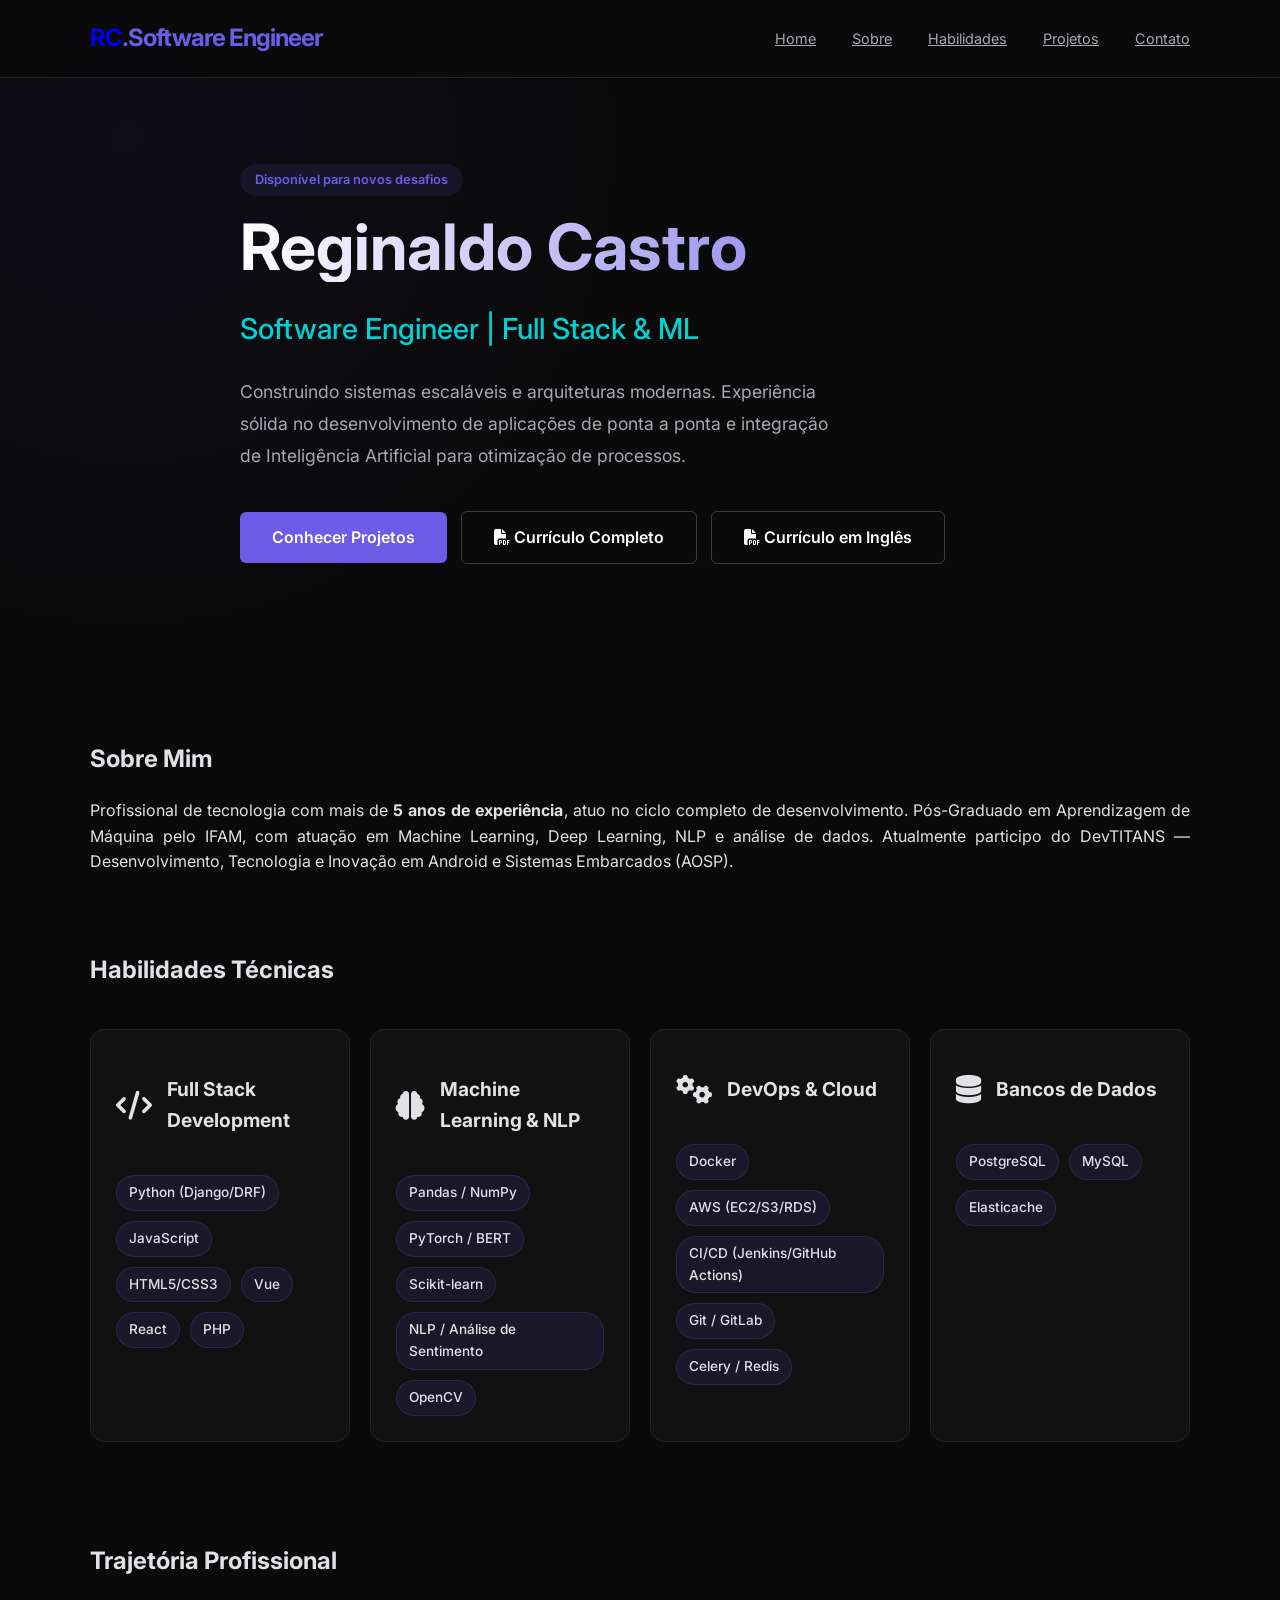
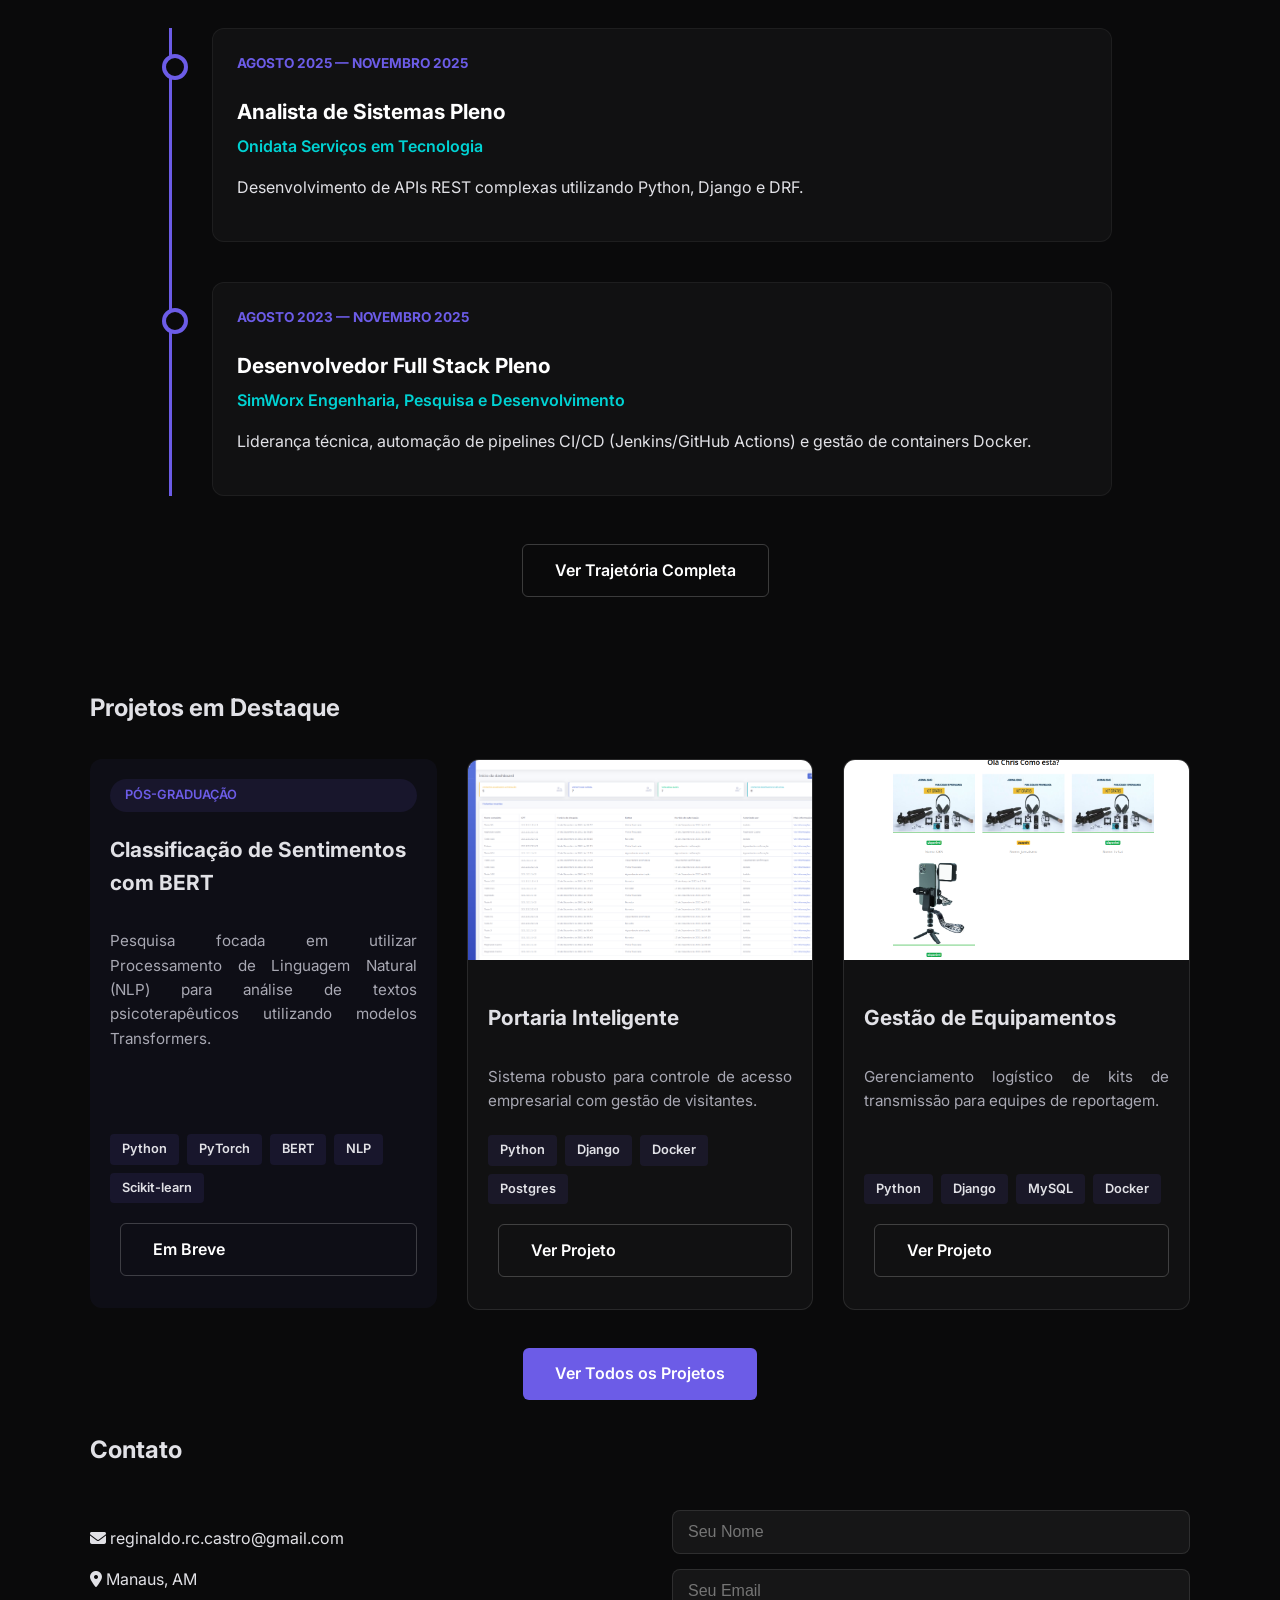
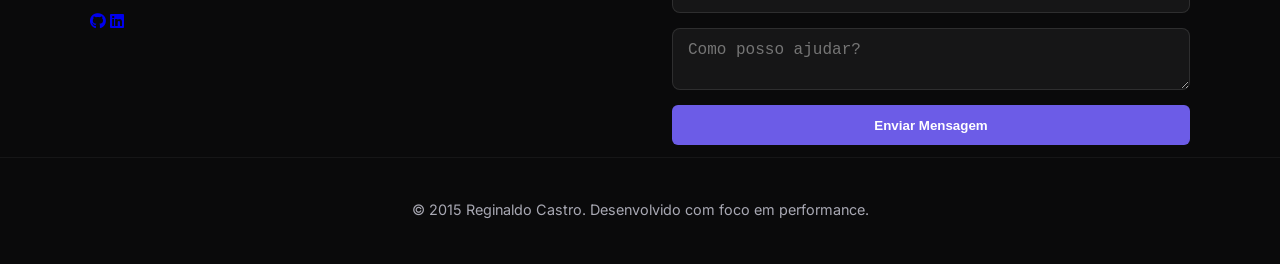
<file: index.html>
<!DOCTYPE html>
<html lang="pt-br">
<head>
    <meta charset="UTF-8">
    <meta name="viewport" content="width=device-width, initial-scale=1.0">
    <title>Reginaldo Castro | Desenvolvedor Full Stack Pleno & ML</title>
    
    <meta name="description" content="Portfólio de Reginaldo Castro. Desenvolvedor Full Stack Pleno com 5+ anos de experiência em Python, Django e Machine Learning.">
    <meta property="og:title" content="Reginaldo Castro | Portfólio Profissional">
    <meta property="og:description" content="Especialista em Python, APIs REST e Inteligência Artificial.">
    <meta property="og:type" content="website">

    <link rel="stylesheet" href="style.css">
    <link rel="stylesheet" href="https://cdnjs.cloudflare.com/ajax/libs/font-awesome/6.4.0/css/all.min.css">
    <link href="https://fonts.googleapis.com/css2?family=Inter:wght@300;400;600;700&display=swap" rel="stylesheet">
</head>
<body>
    <header>
        <nav class="container">
            <a href="index.html" style="text-decoration: none;">
                <div class="logo">RC<span>.Software Engineer</span></div>
            </a>
            <div class="nav-links">
                <a href="#home">Home</a>
                <a href="#sobre">Sobre</a>
                <a href="#habilidades">Habilidades</a>
                <a href="#projetos">Projetos</a>
                <a href="#contato">Contato</a>
            </div>

            <div class="menu-toggle" id="mobile-menu">
                <i class="fas fa-bars"></i>
            </div>
        </nav>
    </header>

    <section id="home" class="hero">
        <div class="container">
            <span class="badge">Disponível para novos desafios</span>
            <h1>Reginaldo Castro</h1>
            <h2>Software Engineer | Full Stack & ML</h2>
            <p>
                Construindo sistemas escaláveis e arquiteturas modernas. 
                Experiência sólida no desenvolvimento de aplicações de ponta a ponta e integração de Inteligência Artificial para otimização de processos.
            </p>
            <div class="cta-buttons">
                <a href="#projetos" class="btn primary">Conhecer Projetos</a>
                <a href="docs/Currículo.pdf" class="btn secondary" download>
                    <i class="fas fa-file-pdf"></i> Currículo Completo
                </a>
                <a href="docs/Curriculo-ingles.pdf" class="btn secondary" download>
                    <i class="fas fa-file-pdf"></i> Currículo em Inglês
                </a>
            </div>
        </div>
    </section>

    <section id="sobre" class="about">
        <div class="container">
            <h2 class="section-title">Sobre Mim</h2>
            <div class="about-content">
                <div class="about-text">
                    <p>Profissional de tecnologia com mais de <strong>5 anos de experiência</strong>, atuo no ciclo completo de desenvolvimento.
                    Pós-Graduado em <strong></strong>Aprendizagem de Máquina pelo IFAM</strong>, com atuação em Machine Learning, Deep Learning, NLP e análise de dados. Atualmente participo do DevTITANS — Desenvolvimento, Tecnologia e Inovação em Android e Sistemas Embarcados (AOSP).
                </div>

            </div>
        </div>
    </section>

    <section id="habilidades" class="skills">
        <div class="container">
            <h2 class="section-title">Habilidades Técnicas</h2>
            <div class="skills-grid">
                <div class="skill-category">
                    <div class="category-header">
                        <i class="fas fa-code"></i>
                        <h3>Full Stack Development</h3>
                    </div>
                    <div class="skills-list">
                        <span class="skill-tag">Python (Django/DRF)</span>
                        <span class="skill-tag">JavaScript</span>
                        <span class="skill-tag">HTML5/CSS3</span>
                        <span class="skill-tag">Vue</span>
                        <span class="skill-tag">React</span>
                        <span class="skill-tag">PHP</span>
                    </div>
                </div>

                <div class="skill-category">
                    <div class="category-header">
                        <i class="fas fa-brain"></i>
                        <h3>Machine Learning & NLP</h3>
                    </div>
                    <div class="skills-list">
                        <span class="skill-tag">Pandas / NumPy</span>
                        <span class="skill-tag">PyTorch / BERT</span>
                        <span class="skill-tag">Scikit-learn</span>
                        <span class="skill-tag">NLP / Análise de Sentimento</span>
                        <span class="skill-tag">OpenCV</span>
                    </div>
                </div>

                <div class="skill-category">
                    <div class="category-header">
                        <i class="fas fa-cogs"></i>
                        <h3>DevOps & Cloud</h3>
                    </div>
                    <div class="skills-list">
                        <span class="skill-tag">Docker</span>
                        <span class="skill-tag">AWS (EC2/S3/RDS)</span>
                        <span class="skill-tag">CI/CD (Jenkins/GitHub Actions)</span>
                        <span class="skill-tag">Git / GitLab</span>
                        <span class="skill-tag">Celery / Redis</span>
                    </div>
                </div>

                <div class="skill-category">
                    <div class="category-header">
                        <i class="fas fa-database"></i>
                        <h3>Bancos de Dados</h3>
                    </div>
                    <div class="skills-list">
                        <span class="skill-tag">PostgreSQL</span>
                        <span class="skill-tag">MySQL</span>
                        <span class="skill-tag">Elasticache</span>
                    </div>
                </div>
            </div>
        </div>
    </section>

    <section id="experiencia" class="experience">
        <div class="container">
            <h2 class="section-title">Trajetória Profissional</h2>
            <div class="timeline">
                <div class="timeline-item">
                    <div class="time">Agosto 2025 — Novembro 2025</div>
                    <div class="content">
                        <h3>Analista de Sistemas Pleno</h3>
                        <span class="company">Onidata Serviços em Tecnologia</span>
                        <p>Desenvolvimento de APIs REST complexas utilizando Python, Django e DRF.</p>
                    </div>
                </div>
                <div class="timeline-item">
                    <div class="time">Agosto 2023 — Novembro 2025</div>
                    <div class="content">
                        <h3>Desenvolvedor Full Stack Pleno</h3>
                        <span class="company">SimWorx Engenharia, Pesquisa e Desenvolvimento</span>
                        <p>Liderança técnica, automação de pipelines CI/CD (Jenkins/GitHub Actions) e gestão de containers Docker.</p>
                    </div>
                </div>
            </div>
            
            <div style="text-align: center; margin-top: 40px;">
                <a href="experiencias.html" class="btn secondary">Ver Trajetória Completa</a>
            </div>
        </div>
    </section>

    <section id="projetos" class="projects">
        <div class="container">
            <h2 class="section-title">Projetos em Destaque</h2>
            <div class="projects-grid">
                
                <div class="project-card highlight">
                    <div class="project-info">
                        <span class="badge">PÓS-GRADUAÇÃO</span>
                        <h3>Classificação de Sentimentos com BERT</h3>
                        <p>Pesquisa focada em utilizar Processamento de Linguagem Natural (NLP) para análise de textos psicoterapêuticos utilizando modelos Transformers.</p>
                        <div class="project-tags">
                            <span>Python</span><span>PyTorch</span><span>BERT</span><span>NLP</span><span>Scikit-learn</span>
                        </div>
                        <a href="#projetos" class="btn secondary small">Em Breve</a>
                    </div>
                </div>

                <div class="project-card">
                    <div class="project-image">
                        <img src="img/ctrlvisitante.png" alt="Sistema de Portaria">
                    </div>
                    <div class="project-info">
                        <h3>Portaria Inteligente</h3>
                        <p>Sistema robusto para controle de acesso empresarial com gestão de visitantes.</p>
                        <div class="project-tags">
                            <span>Python</span><span>Django</span><span>Docker</span><span>Postgres</span>
                        </div>
                        <a href="https://github.com/reginaldo-castro/registrovisitante" target="_blank" class="btn secondary small">Ver Projeto</a>
                    </div>
                </div>

                <div class="project-card">
                    <div class="project-image">
                        <img src="img/kits.png" alt="Gestão de Kits">
                    </div>
                    <div class="project-info">
                        <h3>Gestão de Equipamentos</h3>
                        <p>Gerenciamento logístico de kits de transmissão para equipes de reportagem.</p>
                        <div class="project-tags">
                            <span>Python</span><span>Django</span><span>MySQL</span><span>Docker</span>
                        </div>
                        <a href="https://github.com/reginaldo-castro/kit" target="_blank" class="btn secondary small">Ver Projeto</a>
                    </div>
                </div>

            </div>
            <div style="text-align: center; margin-top: 40px;">
                <a href="projetos.html" class="btn primary">Ver Todos os Projetos</a>
            </div>
        </div>
    </section>

   <section id="contato" class="contact">
        <div class="container">
            <h2 class="section-title">Contato</h2>
            <div class="contact-wrapper">
                <div class="contact-info">
                    <p><i class="fas fa-envelope"></i> reginaldo.rc.castro@gmail.com</p>
                    <p><i class="fas fa-map-marker-alt"></i> Manaus, AM</p>
                    <div class="social">
                        <a href="https://github.com/reginaldo-castro" target="_blank" rel="noopener noreferrer"><i class="fab fa-github"></i></a>
                        <a href="https://www.linkedin.com/in/reginaldo-rc-castro/" target="_blank" rel="noopener noreferrer"><i class="fab fa-linkedin"></i></a>
                    </div>
                </div>
                <form action="https://formspree.io/f/xykdyppr" method="POST" class="contact-form" id="contact-form">
                    <input type="text" name="name" id="name" placeholder="Seu Nome" required>
                    <input type="email" name="email" id="id" placeholder="Seu Email" required>
                    <textarea name="message" id="message" placeholder="Como posso ajudar?" required></textarea>
                    <button type="submit" class="btn primary">Enviar Mensagem</button>
                </form>
            </div>
        </div>
    </section>

    <footer>
        <p>© 2015 Reginaldo Castro. Desenvolvido com foco em performance.</p>
    </footer>

    <script src="script.js"></script>
</body>
</html>
</file>
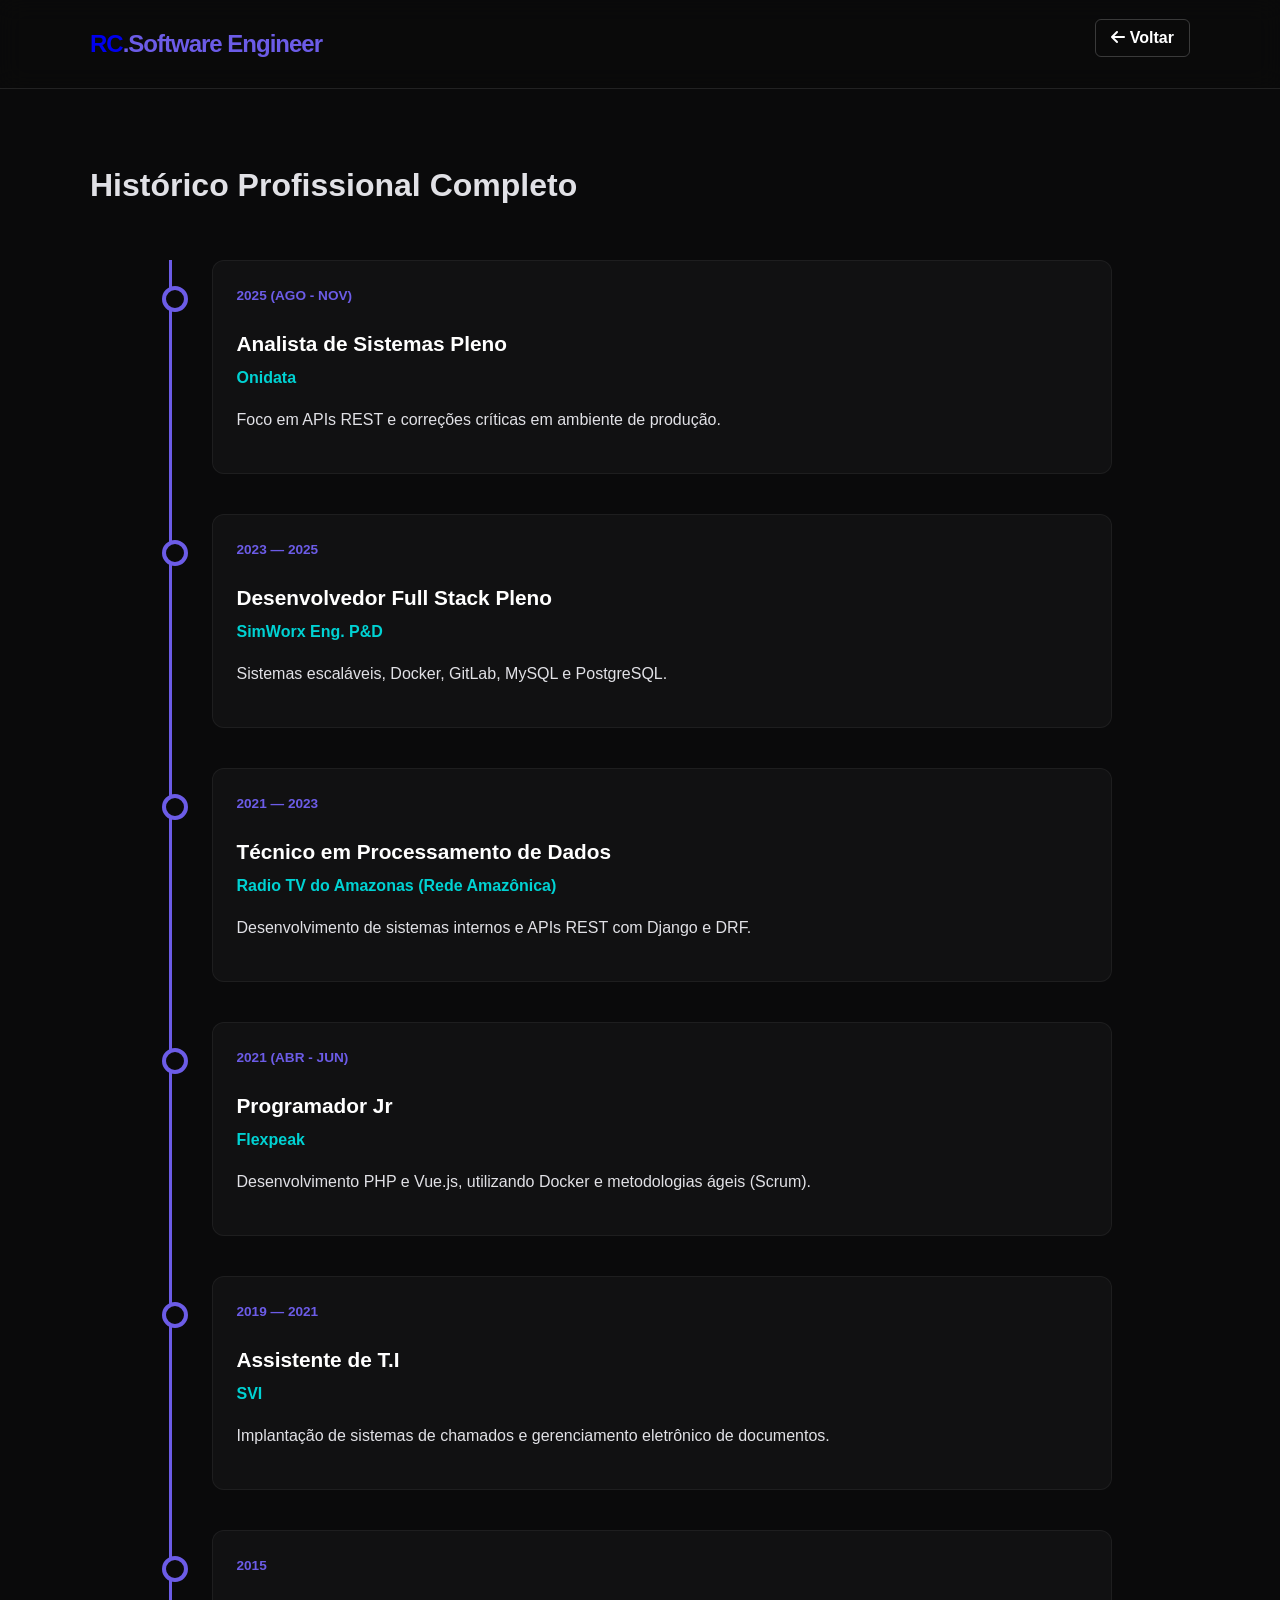
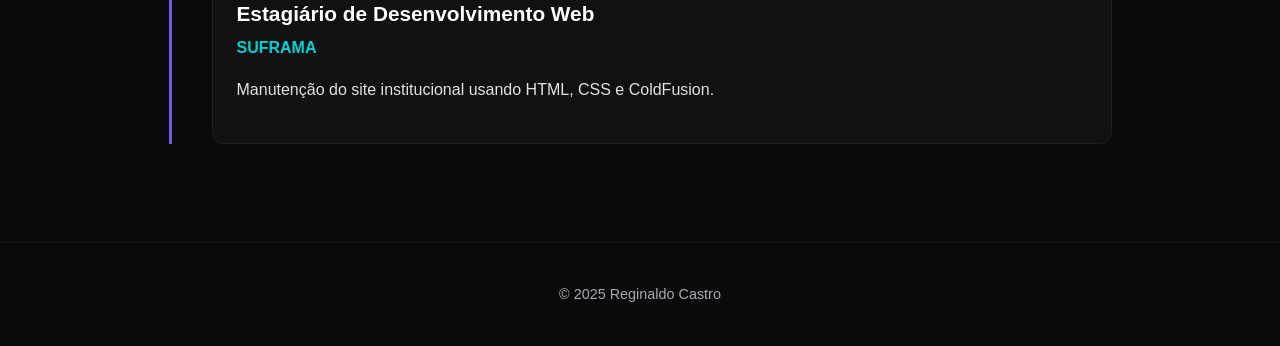
<file: experiencias.html>
<!DOCTYPE html>
<html lang="pt-br">
<head>
    <meta charset="UTF-8">
    <meta name="viewport" content="width=device-width, initial-scale=1.0">
    <title>Experiência Completa | Reginaldo Castro</title>
    <link rel="stylesheet" href="style.css">
    <link rel="stylesheet" href="https://cdnjs.cloudflare.com/ajax/libs/font-awesome/6.4.0/css/all.min.css">
</head>
<body class="bg-dark">
    <header style="position: relative;">
        <nav class="container">
            <a href="index.html" style="text-decoration: none;">
                <div class="logo">RC<span>.Software Engineer</span></div>
            </a>
            <a href="index.html" class="btn secondary" id="btn-voltar" style="padding: 5px 15px;"> <i class="fas fa-arrow-left"></i> Voltar</a>
        </nav>
    </header>

    <main class="container" style="padding: 50px 0;">
        <h1 class="section-title">Histórico Profissional Completo</h1>
        
        <div class="timeline">
            <div class="timeline-item">
                <div class="time">2025 (Ago - Nov)</div>
                <div class="content">
                    <h3>Analista de Sistemas Pleno</h3>
                    <span class="company">Onidata</span>
                    <p>Foco em APIs REST e correções críticas em ambiente de produção.</p>
                </div>
            </div>

            <div class="timeline-item">
                <div class="time">2023 — 2025</div>
                <div class="content">
                    <h3>Desenvolvedor Full Stack Pleno</h3>
                    <span class="company">SimWorx Eng. P&D</span>
                    <p>Sistemas escaláveis, Docker, GitLab, MySQL e PostgreSQL.</p>
                </div>
            </div>

            <div class="timeline-item">
                <div class="time">2021 — 2023</div>
                <div class="content">
                    <h3>Técnico em Processamento de Dados</h3>
                    <span class="company">Radio TV do Amazonas (Rede Amazônica)</span>
                    <p>Desenvolvimento de sistemas internos e APIs REST com Django e DRF.</p>
                </div>
            </div>

            <div class="timeline-item">
                <div class="time">2021 (Abr - Jun)</div>
                <div class="content">
                    <h3>Programador Jr</h3>
                    <span class="company">Flexpeak</span>
                    <p>Desenvolvimento PHP e Vue.js, utilizando Docker e metodologias ágeis (Scrum).</p>
                </div>
            </div>

            <div class="timeline-item">
                <div class="time">2019 — 2021</div>
                <div class="content">
                    <h3>Assistente de T.I</h3>
                    <span class="company">SVI</span>
                    <p>Implantação de sistemas de chamados e gerenciamento eletrônico de documentos.</p>
                </div>
            </div>

            <div class="timeline-item">
                <div class="time">2015</div>
                <div class="content">
                    <h3>Estagiário de Desenvolvimento Web</h3>
                    <span class="company">SUFRAMA</span>
                    <p>Manutenção do site institucional usando HTML, CSS e ColdFusion.</p>
                </div>
            </div>
        </div>
    </main>

    <footer style="text-align: center; padding: 40px;">
        <p>© 2025 Reginaldo Castro</p>
    </footer>
</body>
</html>
</file>
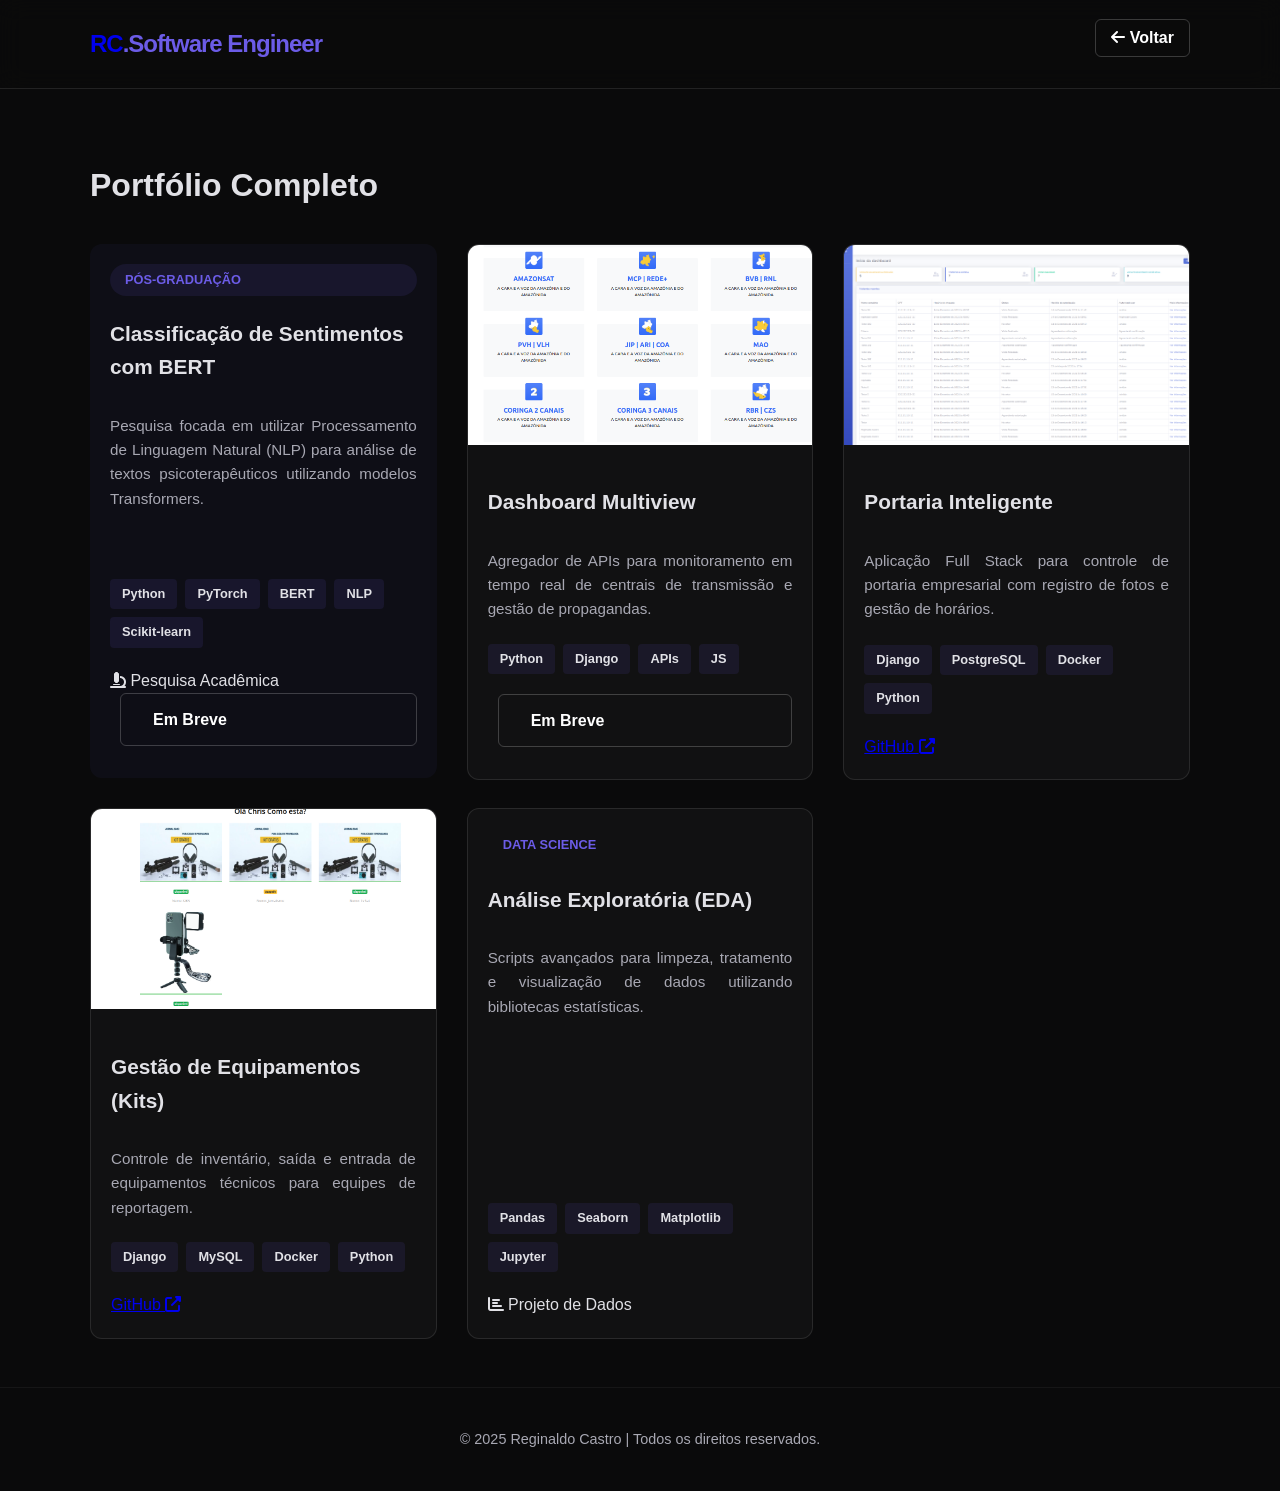
<file: projetos.html>
<!DOCTYPE html>
<html lang="pt-br">
<head>
    <meta charset="UTF-8">
    <meta name="viewport" content="width=device-width, initial-scale=1.0">
    <title>Todos os Projetos | Reginaldo Castro</title>
    <link rel="stylesheet" href="style.css">
    <link rel="stylesheet" href="https://cdnjs.cloudflare.com/ajax/libs/font-awesome/6.4.0/css/all.min.css">
</head>
<body class="bg-dark">
    <header style="position: relative;">
        <nav class="container">
            <a href="index.html" style="text-decoration: none;">
                <div class="logo">RC<span>.Software Engineer</span></div>
            </a>
            <a href="index.html" class="btn secondary" id="btn-voltar" style="padding: 5px 15px;"> <i class="fas fa-arrow-left"></i> Voltar</a>
        </nav>
    </header>

    <main class="container" style="padding: 50px 0;">
        <h1 class="section-title">Portfólio Completo</h1>
        
        <div class="projects-grid">
            
            <div class="project-card highlight">
                <div class="project-info">
                    <span class="badge">PÓS-GRADUAÇÃO</span>
                    <h3>Classificação de Sentimentos com BERT</h3>
                    <p>Pesquisa focada em utilizar Processamento de Linguagem Natural (NLP) para análise de textos psicoterapêuticos utilizando modelos Transformers.</p>
                    <div class="project-tags">
                        <span>Python</span><span>PyTorch</span><span>BERT</span><span>NLP</span><span>Scikit-learn</span>
                    </div>
                    <span class="link"><i class="fas fa-microscope"></i> Pesquisa Acadêmica</span>
                    <span class="btn secondary small disabled">Em Breve</span>
                </div>
            </div>

            <div class="project-card">
                <div class="project-image">
                    <img src="img/multiview.png" alt="Dashboard Multiview">
                </div>
                <div class="project-info">
                    <h3>Dashboard Multiview</h3>
                    <p>Agregador de APIs para monitoramento em tempo real de centrais de transmissão e gestão de propagandas.</p>
                    <div class="project-tags">
                        <span>Python</span><span>Django</span><span>APIs</span><span>JS</span>
                    </div>
                    <span class="btn secondary small disabled">Em Breve</span>
                </div>
            </div>

            <div class="project-card">
                <div class="project-image">
                        <img src="img/ctrlvisitante.png" alt="Sistema de Portaria">
                    </div>
                <div class="project-info">
                    <h3>Portaria Inteligente</h3>
                    <p>Aplicação Full Stack para controle de portaria empresarial com registro de fotos e gestão de horários.</p>
                    <div class="project-tags">
                        <span>Django</span><span>PostgreSQL</span><span>Docker</span><span>Python</span>
                    </div>
                    <a href="https://github.com/reginaldo-castro/registrovisitante" target="_blank" class="link">GitHub <i class="fas fa-external-link-alt"></i></a>
                </div>
            </div>

            <div class="project-card">
                <div class="project-image">
                        <img src="img/kits.png" alt="Gestão de Kits">
                </div>
                <div class="project-info">
                    <h3>Gestão de Equipamentos (Kits)</h3>
                    <p>Controle de inventário, saída e entrada de equipamentos técnicos para equipes de reportagem.</p>
                    <div class="project-tags">
                        <span>Django</span><span>MySQL</span><span>Docker</span><span>Python</span>
                    </div>
                    <a href="https://github.com/reginaldo-castro/kit" target="_blank" class="link">GitHub <i class="fas fa-external-link-alt"></i></a>
                </div>
            </div>

            <div class="project-card">
                <div class="project-info">
                    <span class="badge" style="background: var(--secondary-color);">DATA SCIENCE</span>
                    <h3>Análise Exploratória (EDA)</h3>
                    <p>Scripts avançados para limpeza, tratamento e visualização de dados utilizando bibliotecas estatísticas.</p>
                    <div class="project-tags">
                        <span>Pandas</span><span>Seaborn</span><span>Matplotlib</span><span>Jupyter</span>
                    </div>
                    <span class="link"><i class="fas fa-chart-bar"></i> Projeto de Dados</span>
                </div>
            </div>

        </div>
    </main>

    <footer style="text-align: center; padding: 40px;">
        <p>© 2025 Reginaldo Castro | Todos os direitos reservados.</p>
    </footer>
</body>
</html>
</file>
<file: style.css>
:root {
    --primary: #6c5ce7;
    --dark: #0a0a0b;
    --gray: #16161a;
    --text: #e1e1e6;
    --text-muted: #a8a8b3;
    --white: #ffffff;
}

body {
    background-color: var(--dark);
    color: var(--text);
    font-family: 'Inter', sans-serif;
    margin: 0;
    line-height: 1.6;
}

.container { width: 90%; max-width: 1100px; margin: 0 auto; }

/* Header*/
header {
    position: fixed;
    width: 100%;
    top: 0;
    z-index: 1000;
    background: rgba(10, 10, 11, 0.8);
    backdrop-filter: blur(12px);
    border-bottom: 1px solid rgba(255, 255, 255, 0.1);
}

nav {
    display: flex;
    justify-content: space-between;
    padding: 1.2rem 0;
    align-items: center;
}

.logo { font-weight: 700; font-size: 1.5rem; letter-spacing: -1px; }
.logo span { color: var(--primary); }

.nav-links a {
    margin-left: 2rem;
    color: var(--text-muted);
    font-size: 0.9rem;
    transition: 0.3s;
}

.nav-links a:hover { color: var(--primary); }

/* Esconde o botão no desktop */
.menu-toggle {
    display: none;
    cursor: pointer;
    font-size: 1.8rem;
    color: var(--text-light);
}

@media (max-width: 768px) {
    .menu-toggle {
        display: block;
        z-index: 1001;
    }

    .nav-links {
        position: fixed;
        right: -100%; 
        top: 0;
        width: 70%; 
        height: 100vh;
        background: var(--bg-dark);
        display: flex;
        flex-direction: column;
        align-items: center;
        justify-content: center;
        transition: 0.5s ease;
        z-index: 1000;
        box-shadow: -10px 0 20px rgba(0,0,0,0.5);
    }

    .nav-links.nav-active {
        right: 0;
    }

    .nav-links a {
        margin: 20px 0;
        font-size: 1.2rem;
    }
}

/* Hero */
.hero {
    min-height: 60vh;
    display: flex;
    align-items: center;
    padding: 100px 0 40px 0;
    background: radial-gradient(circle at 10% 20%, rgba(108, 92, 231, 0.05) 0%, transparent 40%);
}

.hero .container {
    max-width: 800px;
}

.hero h1 {
    font-size: 4rem;
    margin: 1rem 0;
    line-height: 1.1;
    color: #ffffff;
    background: linear-gradient(to right, #ffffff, var(--primary-color, #6c5ce7));
    -webkit-background-clip: text;
    background-clip: text;
    -webkit-text-fill-color: transparent;
}

.hero h2 {
    font-size: 1.8rem;
    color: var(--secondary-color, #00d2d3);
    font-weight: 500;
    margin-bottom: 1.5rem;
}

.hero p {
    font-size: 1.1rem;
    line-height: 1.8;
    color: var(--text-muted, #a0a0a0);
    max-width: 600px;
    margin-bottom: 2.5rem;
}

.badge {
    background: rgba(108, 92, 231, 0.1);
    color: var(--primary-color, #6c5ce7);
    padding: 6px 15px;
    border-radius: 20px;
    font-size: 0.8rem;
    font-weight: 600;
    display: inline-block;
}

/* --- Botões --- */
.btn {
    padding: 0.8rem 2rem;
    border-radius: 6px;
    font-weight: 600;
    transition: all 0.3s ease;
    display: inline-block;
    text-decoration: none;
    cursor: pointer;
    margin-bottom: 12px;
}

.btn.primary { 
    background: var(--primary-color, #6c5ce7); 
    color: white; 
    border: none; 
}

.btn.secondary { 
    border: 1px solid rgba(255, 255, 255, 0.2); 
    color: white; 
    margin-left: 10px; 
}

.btn:hover { 
    transform: translateY(-3px); 
    box-shadow: 0 10px 20px rgba(0, 0, 0, 0.2);
    opacity: 0.9; 
}

.about {
    padding: 60px 0;
    margin-top: 0px;
    margin-bottom: 0px;
}

/* --- Ajustes para Mobile --- */
@media (max-width: 768px) {
    .hero {
        text-align: center;
        padding: 80px 0 40px 0;
        min-height: auto;
    }

    .hero h1 {
        font-size: 2.8rem;
    }

    .hero h2 {
        font-size: 1.4rem;
    }

    .hero p {
        margin: 0 auto 2.5rem;
        font-size: 1rem;
    }

    .cta-buttons {
        display: flex;
        flex-direction: column;
        gap: 15px;
        align-items: center;
    }

    .btn.secondary {
        margin-left: 0; 
        width: 100%;
        max-width: 280px;
    }
    #btn-voltar {
        width: 20%;
        margin-top: 3%;
    }
    
    .btn.primary {
        width: 100%;
        max-width: 280px;
    }
    .badge {
        color: var(--primary-color, #6c5ce7);
        padding: 6px 15px;
        border-radius: 20px;
        font-size: 0.8rem;
        font-weight: 600;
        display: inline-block;
        margin-top: 30px;
    }
}
.about {
    padding: 40px 0;
    margin-top: 0;
}

/* Seção de Habilidades */
.skills-grid {
    display: grid;
    grid-template-columns: repeat(auto-fit, minmax(250px, 1fr));
    gap: 20px;
    margin-top: 40px;
}

.skill-category {
    background: rgba(255, 255, 255, 0.03);
    padding: 25px;
    border-radius: 15px;
    border: 1px solid rgba(255, 255, 255, 0.08);
    transition: var(--transition);
}

.skill-category:hover {
    transform: translateY(-5px);
    background: rgba(255, 255, 255, 0.06);
    border-color: var(--primary-color);
}

.category-header {
    display: flex;
    align-items: center;
    gap: 15px;
    margin-bottom: 20px;
}

.category-header i {
    font-size: 1.8rem;
    color: var(--secondary-color);
}

.category-header h3 {
    font-size: 1.2rem;
    color: var(--text-light);
}

.skills-list {
    display: flex;
    flex-wrap: wrap;
    gap: 10px;
}

/* Tags de Habilidades */
.skill-tag {
    background: rgba(108, 92, 231, 0.1);
    color: var(--primary-color);
    padding: 6px 12px;
    border-radius: 20px;
    font-size: 0.85rem;
    font-weight: 500;
    border: 1px solid rgba(108, 92, 231, 0.2);
    transition: all 0.3s ease;
}

.skill-tag:hover {
    background: var(--primary-color);
    color: white;
}

/* --- Seção de Trajetória (Timeline) --- */
.timeline {
    position: relative;
    max-width: 900px;
    margin: 3rem auto;
    padding-left: 40px;
    border-left: 3px solid var(--primary-color, #6c5ce7);
}

.timeline-item {
    position: relative;
    margin-bottom: 2.5rem;
    background: rgba(255, 255, 255, 0.03);
    padding: 1.5rem;
    border-radius: 12px;
    border: 1px solid rgba(255, 255, 255, 0.05);
    transition: all 0.3s ease;
}

.timeline-item:hover {
    transform: translateX(10px);
    background: rgba(255, 255, 255, 0.06);
    border-color: var(--primary-color, #6c5ce7);
}

/* O ponto na linha */
.timeline-item::before {
    content: '';
    position: absolute;
    left: calc(-40px - 11px);
    top: 25px;
    width: 18px;
    height: 18px;
    background: var(--dark, #0a0a0b);
    border: 4px solid var(--primary-color, #6c5ce7);
    border-radius: 50%;
    z-index: 2;
}

.time {
    display: block;
    font-size: 0.85rem;
    color: var(--primary-color, #6c5ce7);
    font-weight: 700;
    margin-bottom: 0.5rem;
    text-transform: uppercase;
}

.timeline-item h3 {
    font-size: 1.3rem;
    color: var(--white, #ffffff);
    margin-bottom: 5px;
}

.company {
    display: block;
    color: var(--secondary-color, #00d2d3);
    font-weight: 600;
    margin-bottom: 1rem;
}

.experience {
    padding-top: 80px;
    padding-bottom: 60px;
}
/* Ajustes para Mobile da Trajetória */
@media (max-width: 768px) {
    .timeline {
        margin-left: 20px;
        padding-left: 25px;
    }

    .timeline-item {
        padding: 1.2rem;
    }

    .timeline-item::before {
        left: calc(-25px - 10px); 
        width: 14px;
        height: 14px;
    }

    .timeline-item:hover {
        transform: none;
    }

    .experience {
        padding-top: 50px;
        padding-bottom: 40px;
    }
}

/* Projetos */
.projects-grid {
    display: grid;
    grid-template-columns: repeat(auto-fit, minmax(300px, 1fr));
    gap: 30px;
    margin-top: 2rem;
}

.project-card {
    background: rgba(255, 255, 255, 0.03);
    border-radius: 12px;
    overflow: hidden; 
    display: flex;
    flex-direction: column;
    height: 100%;
    border: 1px solid rgba(255, 255, 255, 0.1);
    transition: transform 0.3s ease;
}

.project-card:hover {
    transform: translateY(-5px);
    border-color: var(--primary-color);
}

.project-info {
    padding: 20px;
    display: flex;
    flex-direction: column;
    flex-grow: 1;
}

.project-info h3 {
    margin-bottom: 15px; 
    font-size: 1.3rem;
    color: var(--text-light);
}

.project-info p {
    margin-bottom: 20px;
    font-size: 0.95rem;
    line-height: 1.5;
    color: var(--text-muted);
    flex-grow: 1;
}

.project-tags {
    display: flex;
    flex-wrap: wrap; 
    gap: 8px; 
    margin-bottom: 20px;
}

.project-tags span {
    background: rgba(108, 92, 231, 0.1);
    color: var(--primary-color);
    padding: 5px 12px;
    border-radius: 4px;
    font-size: 0.8rem;
    font-weight: 600;
}

.project-image img {
    width: 100%;
    height: 200px;
    object-fit: cover;
    display: block; 
}

/* .badge {
    background: var(--primary-color);
    color: white;
    padding: 4px 10px;
    border-radius: 4px;
    font-size: 0.7rem;
    font-weight: bold;
    display: inline-block;
    margin-bottom: 10px;
    letter-spacing: 1px;
} */

.project-card.highlight {
    border: 2px solid var(--primary-color);
    background: rgba(108, 92, 231, 0.05);
}

/* Formulario */
.contact-wrapper {
    display: grid;
    grid-template-columns: 1fr 1fr;
    gap: 4rem;
    margin-top: 40px;
}

.contact-form {
    display: flex;
    flex-direction: column;
    gap: 15px;
    width: 100%;
    box-sizing: border-box;
}

.contact-form input, .contact-form textarea {
    width: 100%;
    padding: 12px 15px;
    border-radius: 8px;
    background: rgba(255, 255, 255, 0.05);
    border: 1px solid rgba(255, 255, 255, 0.1);
    color: white;
    font-size: 1rem;
    box-sizing: border-box;
}

@media (max-width: 768px) {
    .contact-wrapper {
        grid-template-columns: 1fr;
        gap: 30px;
    }

    .contact-form {
        padding: 0;
    }

    .contact-info {
        text-align: center;
        margin-bottom: 20px;
    }

    .social {
        justify-content: center;
    }
}

.toast {
    position: fixed;
    bottom: 30px;
    right: 30px;
    background-color: var(--primary-color);
    color: white;
    padding: 15px 25px;
    border-radius: 8px;
    box-shadow: 0 10px 30px rgba(0,0,0,0.3);
    display: flex;
    align-items: center;
    gap: 10px;
    transform: translateY(100px);
    opacity: 0;
    transition: all 0.4s cubic-bezier(0.175, 0.885, 0.32, 1.275);
    z-index: 9999;
}

.toast.show {
    transform: translateY(0);
    opacity: 1;
}

.toast i {
    font-size: 1.2rem;
}

@media (max-width: 768px) {
    .menu-toggle {
        display: block;
        z-index: 1001;
        cursor: pointer;
    }

    /* Configuração do Menu Lateral */
    .nav-links {
        position: fixed;
        top: 0;
        right: -100%;
        height: 100vh;
        width: 70%;
        background-color: var(--bg-dark);
        display: flex;
        flex-direction: column;
        align-items: center;
        justify-content: center;
        transition: right 0.5s ease;
        z-index: 1000;
        box-shadow: -10px 0 30px rgba(0, 0, 0, 0.5);
    }

    .nav-links.nav-active {
        right: 0;
    }

    .nav-links a {
        margin: 1.5rem 0;
        font-size: 1.2rem;
        display: block;
    }
}

footer {
    padding: 40px 20px;
    background-color: var(--bg-dark);
    border-top: 1px solid rgba(255, 255, 255, 0.05);
    text-align: center;
    display: flex;
    flex-direction: column;
    align-items: center;
    gap: 10px;
}

footer p {
    color: var(--text-muted);
    font-size: 0.9rem;
    margin: 0;
}

footer .highlight-text {
    color: var(--secondary-color);
    font-weight: 500;
}

.about p, .project-info p, .experience p {
    text-align: justify;
    hyphens: auto;
    line-height: 1.6;
}

@media (max-width: 768px) {
    .about p, .project-info p, .experience p {
        text-align: left;
    }
}
</file>
